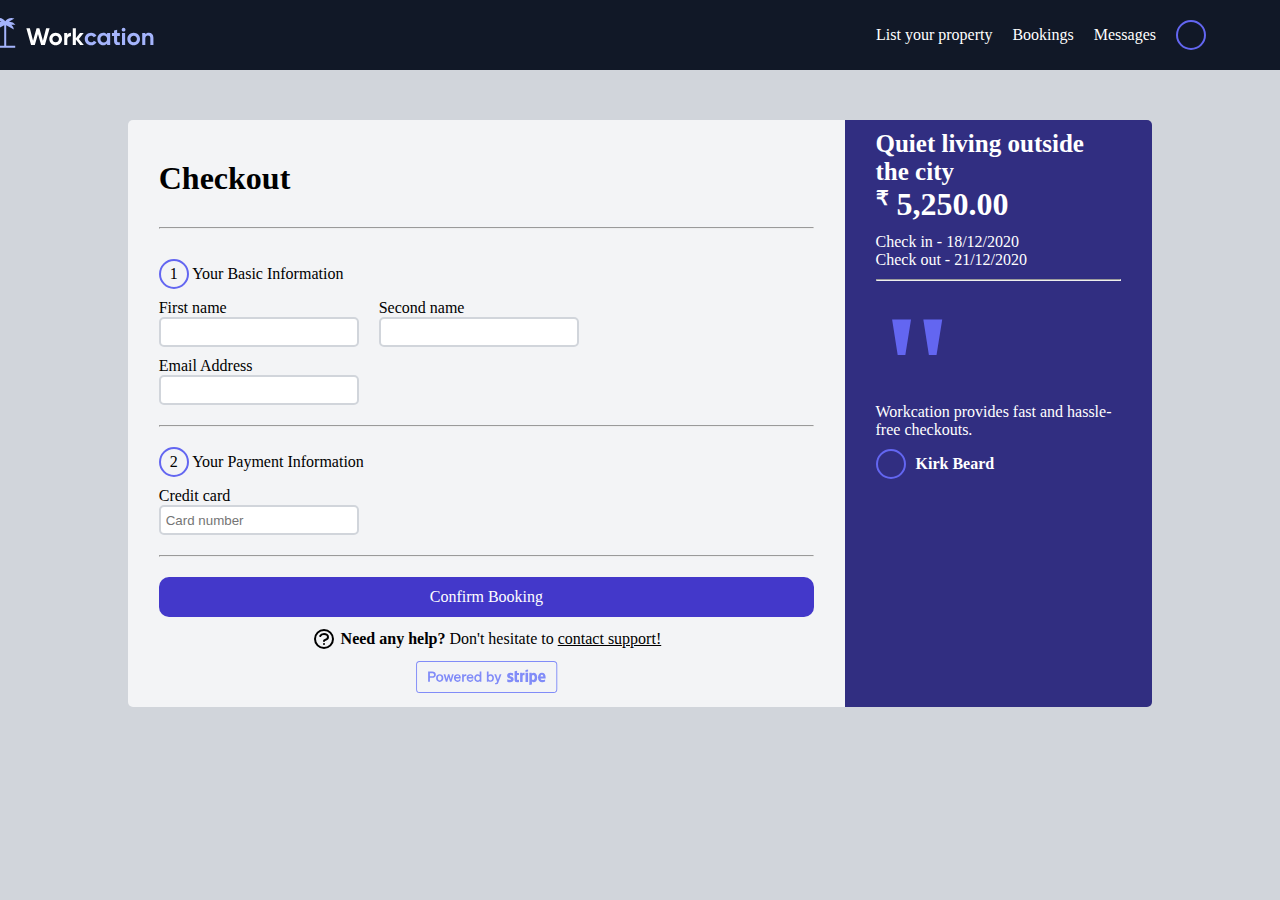
<file: index.html>
<!DOCTYPE html>
<html lang="en">
  <head>
    <meta charset="UTF-8" />
    <meta http-equiv="X-UA-Compatible" content="IE=edge" />
    <meta name="viewport" content="width=device-width, initial-scale=1.0" />
    <title>Document</title>
    <style>
      * {
        margin: 0;
        padding: 0;
        box-sizing: border-box;
      }
      body {
        background-color: #d1d5db;
        width: 100vw;
        /* height: 100vh; */
        padding-bottom: 50px;
      }
      .navbar {
        background-color: #111827;
        color: white;
        width: 100vw;
        display: flex;
        align-items: center;
        justify-content: space-between;
        height: 70px;
      }
      .logo {
        display: inline-block;
        position: relative;
        left: -30px;
      }
      .lists {
        display: flex;
        position: relative;
        right: 5%;
      }
      .circle {
        display: inline-flex;
        height: 30px;
        width: 30px;
        justify-content: center;
        align-items: center;
        border: 2px solid #6366f1;
        border-radius: 50%;
      }
      .lists * {
        padding: 10px;
        display: flex;
        align-items: center;
      }
      .menubar {
        display: none;
      }
      .container {
        display: flex;
        /* display: block; */
        position: relative;
        width: 80%;
        margin: 50px auto;
        border-radius: 5px;
        justify-content: space-around;
        margin-bottom: 50px;
      }
      .left-part {
        background-color: #f3f4f6;
        padding: 1% 3%;
        width: 70%;
        border-top-left-radius: 5px;
        border-bottom-left-radius: 5px;
      }
      .checkout {
        margin: 30px 0;
      }
      .after-checkout {
        margin-bottom: 30px;
      }
      .part1 {
        margin-bottom: 10px;
      }
      .firstandsecondname {
        display: flex;
        margin-bottom: 10px;
        /* justify-content: space-between; */
      }
      .fn,
      .sn,
      .emailinput,
      .credit-cardi {
        width: 200px;
        height: 30px;
        padding: 5px;
        border-radius: 5px;
        border: 2px solid #d1d5db;
      }
      .secondname {
        margin-left: 20px;
      }
      .emailinput,
      .afterform,
      .cc,
      .aftercc {
        margin-bottom: 20px;
      }
      .part2 {
        margin-bottom: 10px;
      }
      .button {
        color: white;
        background-color: #4338ca;
        display: flex;
        justify-content: center;
        align-items: center;
        height: 40px;
        border-radius: 10px;
        margin-bottom: 10px;
      }
      .help {
        display: flex;
        align-items: center;
        margin-bottom: 10px;
        width: 100%;
        justify-content: center;
      }
      .helptxt {
        margin-left: 5px;
      }
      .right-part {
        background-color: #312e81;
        color: white;
        width: 30%;
        padding: 1% 3%;
        border-top-right-radius: 5px;
        border-bottom-right-radius: 5px;
      }
      h4 {
        font-size: 25px;
      }
      .amount,
      .check-out {
        margin-bottom: 10px;
      }
      .rupee {
        position: relative;
        font-size: 20px;
        top: -10px;
      }
      .quotes {
        font-size: 150px;
        color: #6366f1;
        position: relative;
      }
      .profile {
        position: relative;
        top: -50px;
      }
      .name {
        display: flex;
        align-items: center;
      }
      blockquote {
        margin-bottom: 10px;
      }
      .Kirk {
        margin-left: 10px;
      }
      @media screen and (max-width: 450px) {
        .lists {
          display: none;
        }
        .menubar {
          display: inline-block;
          position: relative;
          right: 30px;
        }
        .container {
          display: block;
        }
        .firstandsecondname {
          display: block;
        }
        .secondname {
          margin: 0;
        }
        .left-part,
        .right-part {
          width: 100%;
          border-radius: 10px;
          margin-bottom: 10px;
        }
        .fn,
        .sn,
        .emailinput,
        .credit-cardi {
          margin-top: 5px;
          width: 100%;
        }
      }
      @media screen and (max-width: 800px) {
        .container {
          display: block;
        }
        .firstandsecondname {
          display: block;
        }
        .secondname {
          margin: 0;
        }
        .left-part,
        .right-part {
          width: 100%;
          border-radius: 10px;
          margin-bottom: 10px;
        }
        .fn,
        .sn,
        .emailinput,
        .credit-cardi {
          margin-top: 5px;
          width: 100%;
        }
      }
    </style>
  </head>
  <body>
    <nav class="navbar">
      <div class="logo">
        <svg
          xmlns="http://www.w3.org/2000/svg"
          fill="none"
          viewBox="0 0 185 32"
          height="32"
          width="auto"
        >
          <path
            fill="#A5B4FC"
            d="M121.09 28.336c2.352 0 4.392-1.248 5.424-3.12l-2.688-1.536c-.48.984-1.512 1.584-2.76 1.584-1.848 0-3.216-1.368-3.216-3.264 0-1.92 1.368-3.288 3.216-3.288 1.224 0 2.256.624 2.736 1.608l2.664-1.56c-.984-1.848-3.024-3.096-5.376-3.096-3.648 0-6.336 2.76-6.336 6.336 0 3.576 2.688 6.336 6.336 6.336zM137.084 16v1.416c-.864-1.08-2.16-1.752-3.912-1.752-3.192 0-5.832 2.76-5.832 6.336 0 3.576 2.64 6.336 5.832 6.336 1.752 0 3.048-.672 3.912-1.752V28h3.096V16h-3.096zm-3.336 9.384c-1.896 0-3.312-1.368-3.312-3.384s1.416-3.384 3.312-3.384c1.92 0 3.336 1.368 3.336 3.384s-1.416 3.384-3.336 3.384zM149.851 18.976V16h-2.712v-3.36l-3.096.936V16h-2.088v2.976h2.088v4.992c0 3.24 1.464 4.512 5.808 4.032v-2.808c-1.776.096-2.712.072-2.712-1.224v-4.992h2.712zM153.57 14.56c1.056 0 1.92-.864 1.92-1.896s-.864-1.92-1.92-1.92c-1.032 0-1.896.888-1.896 1.92s.864 1.896 1.896 1.896zM152.034 28h3.096V16h-3.096v12zM163.676 28.336c3.528 0 6.36-2.76 6.36-6.336 0-3.576-2.832-6.336-6.36-6.336-3.528 0-6.336 2.76-6.336 6.336 0 3.576 2.808 6.336 6.336 6.336zm0-3.024c-1.824 0-3.24-1.368-3.24-3.312 0-1.944 1.416-3.312 3.24-3.312 1.848 0 3.264 1.368 3.264 3.312 0 1.944-1.416 3.312-3.264 3.312zM178.886 15.664c-1.608 0-2.856.6-3.576 1.68V16h-3.096v12h3.096v-6.48c0-2.088 1.128-2.976 2.64-2.976 1.392 0 2.376.84 2.376 2.472V28h3.096v-7.368c0-3.192-1.992-4.968-4.536-4.968z"
          />
          <path
            fill="#FFFFFF"
            d="M61.063 28h3.768l3.144-11.088L71.143 28h3.768l4.704-16.8h-3.48L72.92 23.656 69.391 11.2H66.56l-3.504 12.456L59.84 11.2h-3.48L61.063 28zM85.674 28.336c3.528 0 6.36-2.76 6.36-6.336 0-3.576-2.832-6.336-6.36-6.336-3.528 0-6.336 2.76-6.336 6.336 0 3.576 2.808 6.336 6.336 6.336zm0-3.024c-1.824 0-3.24-1.368-3.24-3.312 0-1.944 1.416-3.312 3.24-3.312 1.848 0 3.264 1.368 3.264 3.312 0 1.944-1.416 3.312-3.264 3.312zM97.308 18.064V16h-3.096v12h3.096v-5.736c0-2.52 2.04-3.24 3.648-3.048V15.76c-1.512 0-3.024.672-3.648 2.304zM113.831 28l-4.968-6.072L113.687 16h-3.696l-4.128 5.28V11.2h-3.096V28h3.096v-5.448L110.231 28h3.6z"
          />
          <path
            fill="#A5B4FC"
            fill-rule="evenodd"
            clip-rule="evenodd"
            d="M43.911 12.604L36.213 8.16v20.645h9v2h-44v-2h4v-12.72l-3.728.933L1 15.078l21.09-5.273h3.122a9.552 9.552 0 0 0-.68 2.559l-.483 3.975 5.164-2.982v15.448h5V8.161l-7.696 4.444a7.502 7.502 0 0 1 2.565-4.8h-4.12a7.489 7.489 0 0 1 6.646-2.973l-5.591-3.228a7.488 7.488 0 0 1 6.696.402c1.039.6 1.88 1.41 2.5 2.347a7.461 7.461 0 0 1 2.5-2.347 7.49 7.49 0 0 1 6.698-.402l-5.593 3.228a7.488 7.488 0 0 1 6.646 2.973h-4.12a7.498 7.498 0 0 1 2.567 4.8zM25.213 28.805v-10h-6v10h6zm-11-8a2 2 0 1 1-4 0 2 2 0 0 1 4 0z"
          />
        </svg>
      </div>
      <div class="lists">
        <div class="list1">List your property</div>
        <div class="list2">Bookings</div>
        <div class="list3">Messages</div>
        <div class="list4"><span class="circle"></span></div>
      </div>
      <div class="menubar">
        <svg
          xmlns="http://www.w3.org/2000/svg"
          fill="none"
          viewBox="0 0 24 24"
          height="24"
          width="24"
          stroke="currentColor"
        >
          <path
            stroke-linecap="round"
            stroke-linejoin="round"
            stroke-width="2"
            d="M4 6h16M4 12h16M4 18h16"
          />
        </svg>
      </div>
    </nav>
    <div class="container">
      <div class="left-part">
        <h1 class="checkout">Checkout</h1>
        <hr class="after-checkout" />
        <div class="part1">
          <span class="circle">1</span>
          <span>Your Basic Information</span>
        </div>
        <form action="">
          <div class="firstandsecondname">
            <div class="firstname">
              <div class="fnl">First name</div>
              <input type="text" class="fn" />
            </div>
            <div class="secondname">
              <div class="snl">Second name</div>
              <input type="text" class="sn" />
            </div>
          </div>
          <div class="email">Email Address</div>
          <input type="text" class="emailinput" />
        </form>
        <hr class="afterform" />
        <div class="part2">
          <span class="circle">2</span>
          <span>Your Payment Information</span>
        </div>
        <form action="" class="cc">
          <div class="credit-cardl">Credit card</div>
          <input type="text" class="credit-cardi" placeholder="Card number" />
        </form>
        <hr class="aftercc" />
        <div class="button">Confirm Booking</div>
        <div class="help">
          <svg
            xmlns="http://www.w3.org/2000/svg"
            fill="none"
            viewBox="0 0 24 24"
            height="24"
            width="24"
            stroke="currentColor"
          >
            <path
              stroke-linecap="round"
              stroke-linejoin="round"
              stroke-width="2"
              d="M8.228 9c.549-1.165 2.03-2 3.772-2 2.21 0 4 1.343 4 3 0 1.4-1.278 2.575-3.006 2.907-.542.104-.994.54-.994 1.093m0 3h.01M21 12a9 9 0 11-18 0 9 9 0 0118 0z"
            />
          </svg>
          <span class="helptxt"
            ><b>Need any help?</b> Don't hesitate to
            <u>contact support!</u></span
          >
        </div>
        <span class="power">
          <svg
            xmlns="http://www.w3.org/2000/svg"
            fill="#818CF8"
            viewBox="0 0 150 34"
            height="32"
            width="auto"
          >
            <path
              d="M146 0H3.73A3.73 3.73 0 000 3.73v26.54A3.73 3.73 0 003.73 34H146a4 4 0 004-4V4a4 4 0 00-4-4zm3 30a3 3 0 01-3 3H3.73A2.74 2.74 0 011 30.27V3.73A2.74 2.74 0 013.73 1H146a3 3 0 013 3z"
            />
            <path
              d="M17.07 11.24h-4.3V22h1.92v-4.16h2.38c2.4 0 3.9-1.16 3.9-3.3s-1.5-3.3-3.9-3.3zm-.1 5h-2.28v-3.3H17c1.38 0 2.11.59 2.11 1.65s-.76 1.6-2.11 1.6zM25.1 14a3.77 3.77 0 00-3.8 4.09 3.81 3.81 0 107.59 0A3.76 3.76 0 0025.1 14zm0 6.67c-1.22 0-2-1-2-2.58s.76-2.58 2-2.58 2 1 2 2.58-.79 2.57-2 2.57zM36.78 19.35l-1.41-5.22h-1.48l-1.4 5.22-1.42-5.22h-1.85l2.37 7.88h1.56l1.44-5.16 1.44 5.16h1.56l2.37-7.88h-1.78l-1.4 5.22zM44 14a3.83 3.83 0 00-3.75 4.09 3.79 3.79 0 003.83 4.09A3.47 3.47 0 0047.49 20L46 19.38a1.78 1.78 0 01-1.83 1.26A2.12 2.12 0 0142 18.47h5.52v-.6C47.54 15.71 46.32 14 44 14zm-1.93 3.13A1.92 1.92 0 0144 15.5a1.56 1.56 0 011.69 1.62zM50.69 15.3v-1.17h-1.8V22h1.8v-4.13a1.89 1.89 0 012-2 4.68 4.68 0 01.66 0v-1.8h-.51a2.29 2.29 0 00-2.15 1.23zM57.48 14a3.83 3.83 0 00-3.75 4.09 3.79 3.79 0 003.83 4.09A3.47 3.47 0 0060.93 20l-1.54-.59a1.78 1.78 0 01-1.83 1.26 2.12 2.12 0 01-2.1-2.17H61v-.6c0-2.19-1.24-3.9-3.52-3.9zm-1.93 3.13a1.92 1.92 0 011.92-1.62 1.56 1.56 0 011.69 1.62zM67.56 15a2.85 2.85 0 00-2.26-1c-2.21 0-3.47 1.85-3.47 4.09s1.26 4.09 3.47 4.09a2.82 2.82 0 002.26-1V22h1.8V11.24h-1.8zm0 3.35a2 2 0 01-2 2.28c-1.31 0-2-1-2-2.52s.7-2.52 2-2.52c1.11 0 2 .81 2 2.29zM79.31 14A2.88 2.88 0 0077 15v-3.76h-1.8V22H77v-.83a2.86 2.86 0 002.27 1c2.2 0 3.46-1.86 3.46-4.09S81.51 14 79.31 14zM79 20.6a2 2 0 01-2-2.28v-.47c0-1.48.84-2.29 2-2.29 1.3 0 2 1 2 2.52s-.75 2.52-2 2.52zM86.93 19.66L85 14.13h-1.9l2.9 7.59-.3.74a1 1 0 01-1.14.79 4.12 4.12 0 01-.6 0v1.51a4.62 4.62 0 00.73.05 2.67 2.67 0 002.78-2l3.24-8.62h-1.89zM125 12.43a3 3 0 00-2.13.87l-.14-.69h-2.39v12.92l2.72-.59v-3.13a3 3 0 001.93.7c1.94 0 3.72-1.59 3.72-5.11 0-3.22-1.8-4.97-3.71-4.97zm-.65 7.63a1.61 1.61 0 01-1.28-.52v-4.11a1.64 1.64 0 011.3-.55c1 0 1.68 1.13 1.68 2.58s-.69 2.6-1.7 2.6zM133.73 12.43c-2.62 0-4.21 2.26-4.21 5.11 0 3.37 1.88 5.08 4.56 5.08a6.12 6.12 0 003-.73v-2.25a5.79 5.79 0 01-2.7.62c-1.08 0-2-.39-2.14-1.7h5.38v-1c.09-2.87-1.27-5.13-3.89-5.13zm-1.47 4.07c0-1.26.77-1.79 1.45-1.79s1.4.53 1.4 1.79zM113 13.36l-.17-.82h-2.32v9.71h2.68v-6.58a1.87 1.87 0 012.05-.58v-2.55a1.8 1.8 0 00-2.24.82zM99.46 15.46c0-.44.36-.61.93-.61a5.9 5.9 0 012.7.72v-2.63a7 7 0 00-2.7-.51c-2.21 0-3.68 1.18-3.68 3.16 0 3.1 4.14 2.6 4.14 3.93 0 .52-.44.69-1 .69a6.78 6.78 0 01-3-.9V22a7.38 7.38 0 003 .64c2.26 0 3.82-1.15 3.82-3.16-.05-3.36-4.21-2.76-4.21-4.02zM107.28 10.24l-2.65.58v8.93a2.77 2.77 0 002.82 2.87 4.16 4.16 0 001.91-.37V20c-.35.15-2.06.66-2.06-1v-4h2.06v-2.34h-2.06zM116.25 11.7l2.73-.57V8.97l-2.73.57v2.16zM116.25 12.61h2.73v9.64h-2.73z"
            />
          </svg>
        </span>
      </div>
      <div class="right-part">
        <h4>Quiet living outside the city</h4>
        <h1 class="amount"><span class="rupee">₹</span> 5,250.00</h1>
        <p class="check-in">Check in - 18/12/2020</p>
        <p class="check-out">Check out - 21/12/2020</p>
        <hr />
        <h1 class="quotes">"</h1>
        <div class="profile">
          <blockquote>
            Workcation provides fast and hassle-free checkouts.
          </blockquote>
          <div class="name">
            <span class="circle"></span>
            <span class="Kirk"><b>Kirk Beard</b></span>
          </div>
        </div>
      </div>
    </div>
  </body>
</html>
</file>
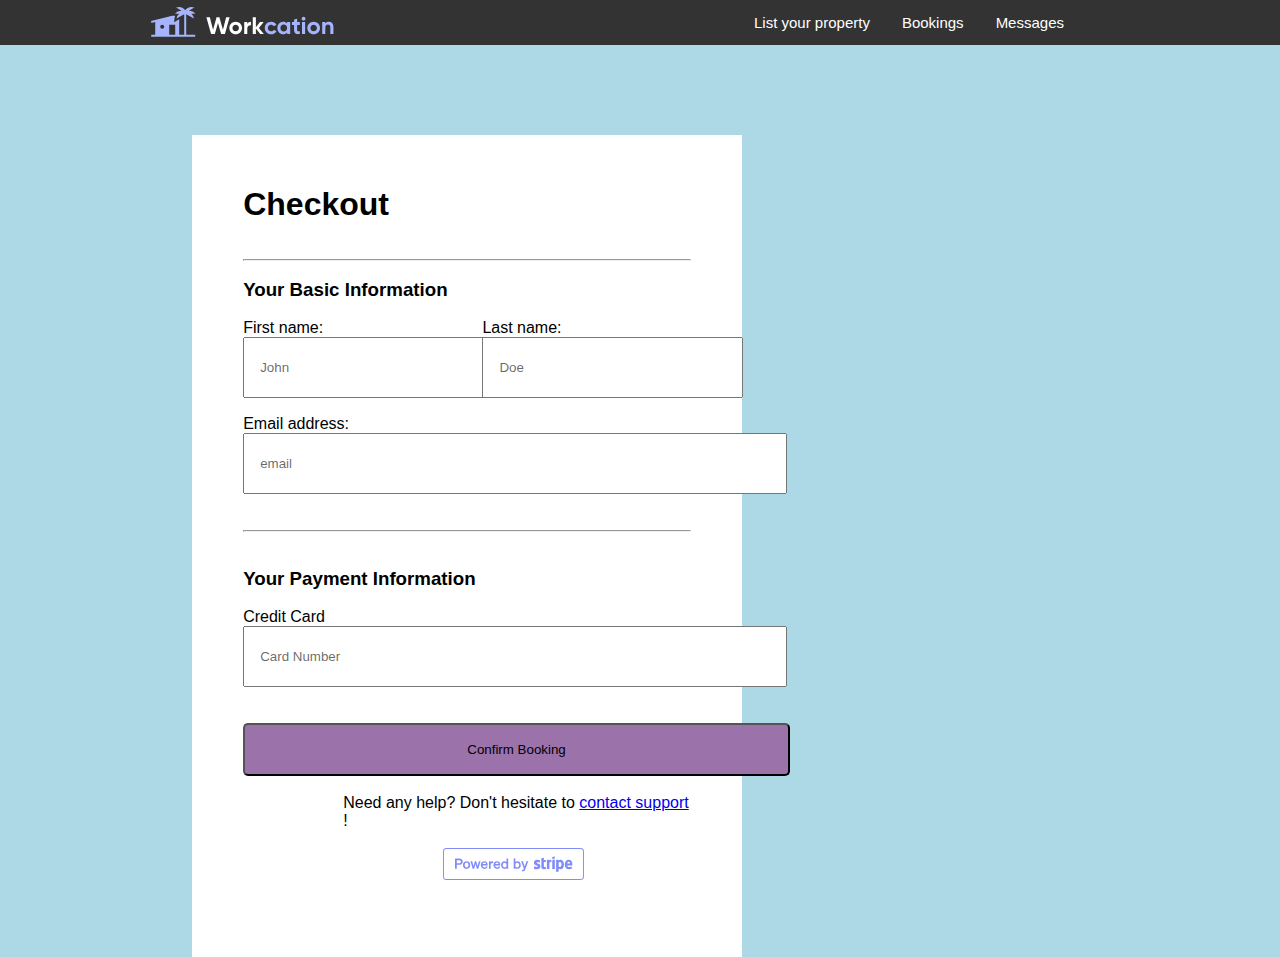
<file: myCode/index.html>
<!DOCTYPE html>
<html lang="en" dir="ltr">
<link rel="stylesheet" href="styles.css">

<head>
  <meta charset="utf-8">
  <title>Verve 2020</title>
</head>

<body>
  <!------------------------Nav Bar -------------------->
  <header>
    <ul>
      <img class="nav-logo" src="assets/logo.svg" alt="logo">
      <li style="padding-right: 200px;"><a href="#Messages">Messages</a></li>
      <li><a href="#Bookings">Bookings</a></li>
      <li><a href="#List your property">List your property</a></li>
    </ul>
  </header>

  <!------------------------Left Content -------------------->
  <div class="box">
    <h1>Checkout</h1>
    <br><br>
    <hr>
    <br>
    <h3>Your Basic Information</h3>
    <br>
    <div class="topForm">
      <form class="leftForm">
        <label for="fname">First name:</label><br>
        <input style="height:2em; width:17em; padding:15px;color: rgba(0, 0, 0, 0.6)" type="text" id="fname" name="fname" value="John">
      </form>

      <form class="rightForm">
        <label for="lname">Last name:</label><br>
        <input style="height:2em; width:17em;padding:15px;color: rgba(0, 0, 0, 0.6)" type="text" id="lname" name="lname" value="Doe">
      </form>
    </div>
    <form>
      <label for="email">Email address:</label><br>
      <input style="height:2em; width:38.2em;padding:15px;color: rgba(0, 0, 0, 0.6); " type="text" id="lname" name="lname" value="email">
    </form>
    <br> <br>
    <hr><br> <br>
    <h3>Your Payment Information</h3>
    <br>
    <form>
      <label for="card">Credit Card</label><br>
      <input style="height:2em; width:38.2em;padding:15px;color: rgba(0, 0, 0, 0.6); " type="text" id="lname" name="lname" value="Card Number">
    </form>
    <br><br>
    <button type="button" onclick="alert('!!!Verve 2020!!!')" style="height:4em; width:41em;padding:15px;background-color:#9B72AA;border-radius: 5px;">Confirm Booking</button>
<br>
<br>
<p style="padding-left:100px;" class="bot">Need any help? Don't hesitate to <a href=# style="none">contact support</a> ! </p>
<br>
<img style="padding-left:200px;"src="assets\powered-by-stripe.svg" alt="stripe">
  </div>


</body>

</html>
</file>
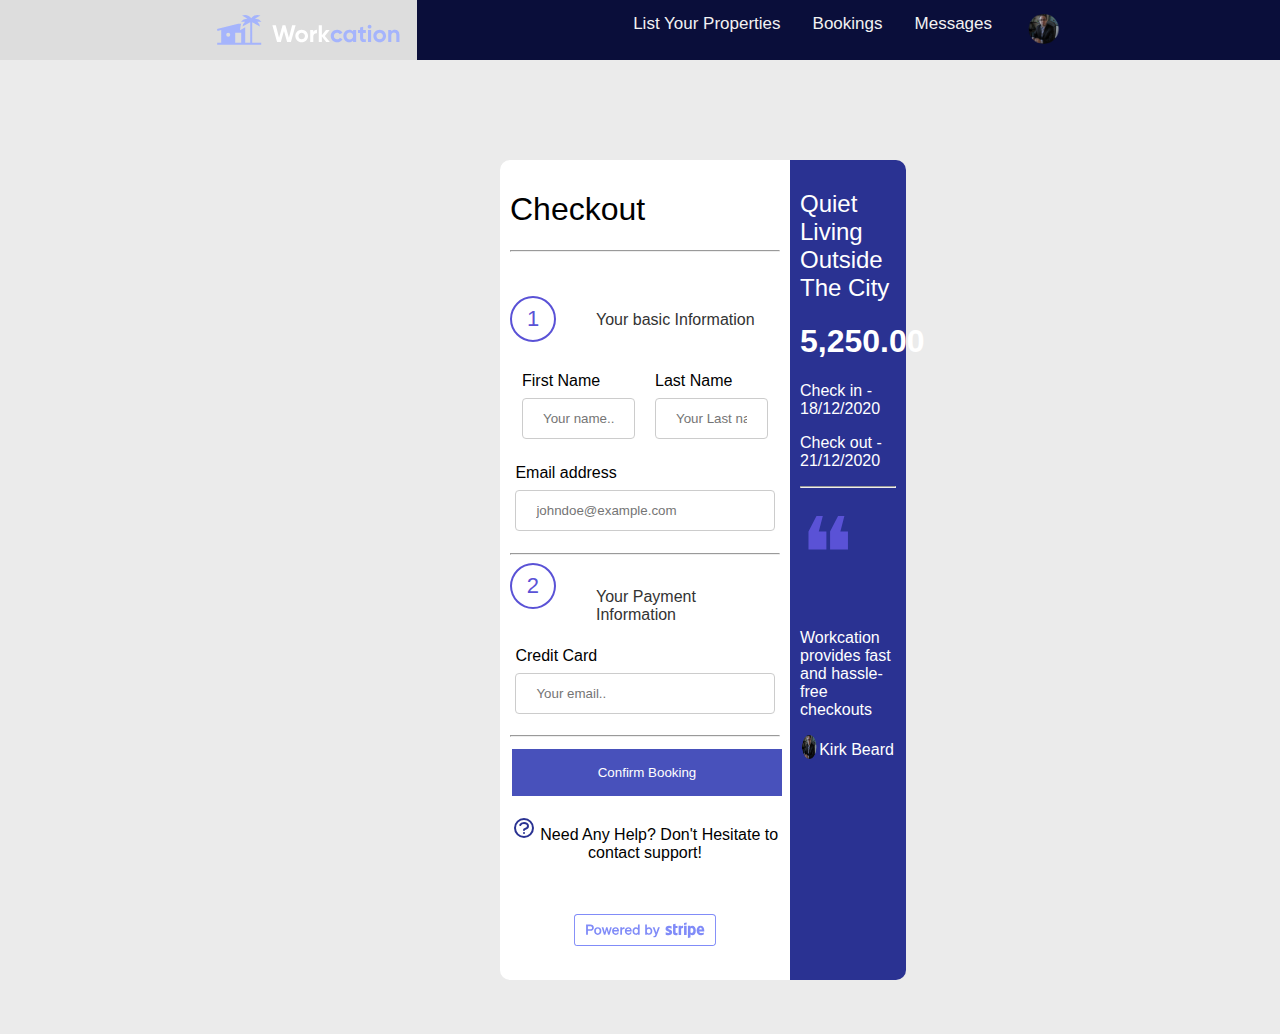
<file: aakash.html>
<html>

<head>
  <style>
    body {
      margin: 0;
      font-family: Arial, Helvetica, sans-serif;
    }

    .topnav {
      overflow: hidden;
      background-color: #0a0e3a;
    }

    .topnav a {
      float: left;
      color: #f2f2f2;
      text-align: center;
      padding: 14px 16px;
      text-decoration: none;
      font-size: 17px;
    }

    .topnav a:hover {
      background-color: #ddd;
      color: black;
    }

    .topnav a.active {
      background-color: #04AA6D;
      color: white;
    }

    .logo .logo-img {
      padding-left: 200px;
    }

    .topnav-right {
      float: right;
      padding-right: 200px;
    }

    @media screen and (max-width: 600px) {
  .topnav a:not(:first-child) {display: none;}
  .topnav a.icon {
    float: right;
    display: block;
  }
}

@media screen and (max-width: 600px) {
  .topnav.responsive {position: relative;}
  .topnav.responsive .icon {
    position: absolute;
    right: 0;
    top: 0;
  }
  .topnav.responsive a {
    float: none;
    display: block;
    text-align: left;
  }
}

    .avatar {
      border-radius: 100%;
    }

    * {
      box-sizing: border-box;
    }

    body {
      background-color: rgb(232 232 232 / 85%);
    }

    .row {
      padding-top: 100px;
      padding-left: 500px;
      padding-right: 200px;
    }

    /* Create two equal columns that floats next to each other */
    .column {
      float: left;
      width: 50%;
      padding: 10px;
      height: 820px;
      /* Should be removed. Only for demonstration */
    }

    .ic {
      float: left;
      width: 50%;
      padding: 10px;
    }

    .lc {
      float: left;
      width: 50%;
      padding: 10px;
    }

    /* Clear floats after the columns */
    .row:after {
      content: "";
      display: table;
      clear: both;
    }

    .row2:after {
      content: "";
      display: table;
      clear: both;
    }

    .row3:after {
      content: "";
      display: table;
      clear: both;
    }

    .r1 {
      border-top-left-radius: 10px;
      border-bottom-left-radius: 10px;
    }

    .r2 {
      border-top-right-radius: 10px;
      border-bottom-right-radius: 10px;
    }

    /* Responsive layout - makes the two columns stack on top of each other instead of next to each other */
    @media screen and (max-width: 600px) {
      .column {
        width: 100%;
      }
    }

    .numberCircle {
      border-radius: 50%;
      width: 46px;
      height: 46px;
      padding: 8px;

      background: #fff;
      border: 2px solid #5a52d6;
      color: #5a52d6;
      text-align: center;

      font: 22px Arial, sans-serif;
    }

    input[type=text],
    select {
      width: 100%;
      padding: 12px 20px;
      margin: 8px 0;
      display: inline-block;
      border: 1px solid #ccc;
      border-radius: 4px;
      box-sizing: border-box;
    }

    input[type=button],
    input[type=submit],
    input[type=reset] {
      background-color: #4851bb;
      border: none;
      color: white;
      padding: 16px 32px;
      text-decoration: none;
      width: 100%;
      margin: 4px 2px;
      cursor: pointer;
    }
  </style>
</head>

<body>
  <div class="topnav" id="myTopnav">
    <a class="logo" href="#"><img class="logo-img" src="./assets/logo.svg" alt=""></a>
    <div class="topnav-right">
      <a href="#search">List Your Properties</a>
      <a href="#about">Bookings</a>
      <a href="#about">Messages</a>
      <a href=""><img class="avatar" src="./1.png" alt="Avatar" style="width:40px"></a>
    </div>
    <a href="javascript:void(0);" class="icon" onclick="myFunction()">
      <i class="fa fa-bars"></i>
    </a>
  </div>

  <div class="row">
    <div class="column r1" style="background-color:#fff;">
      <h1 style="font-weight:100;">Checkout</h1>
      <hr><br><br>
      <div style="display:flex;">
        <div class="numberCircle">1</div><span
          style="padding-top:15px; padding-left:40px; color:#333; font-weight:500;">Your basic Information</span>
      </div><br>
      <div class="row2" style="padding:2px;">
        <div class="ic">
          <label for="">First Name</label>
          <input type="text" id="fname" name="firstname" placeholder="Your name..">

        </div>
        <div class="ic">
          <Label>Last Name</Label>
          <input type="text" id="fname" name="firstname" placeholder="Your Last name..">
        </div>
      </div>
      <div class="row3" style="padding:2%">
        <label for="">Email address</label>
        <input type="text" id="fname" style="width:100%" name="firstname" placeholder="johndoe@example.com">
      </div>
      <hr>
      <div style="display:flex;">
        <div class="numberCircle">2</div><span
          style="padding-top:25px; padding-left:40px; color:#333; font-weight:500;">Your Payment Information</span>
      </div><br>
      <div class="row3" style="padding:2%">
        <label for="">Credit Card</label>
        <input type="text" id="fname" style="width:100%" name="firstname" placeholder="Your email..">
      </div>
      <hr>
      <input type="button" value="Confirm Booking">
      <div>
        <center>
          <p><span><svg xmlns="http://www.w3.org/2000/svg" fill="none" color="#2a3292" viewBox="0 0 24 24" height="24"
                width="24" stroke="currentColor">
                <path stroke-linecap="round" stroke-linejoin="round" stroke-width="2"
                  d="M8.228 9c.549-1.165 2.03-2 3.772-2 2.21 0 4 1.343 4 3 0 1.4-1.278 2.575-3.006 2.907-.542.104-.994.54-.994 1.093m0 3h.01M21 12a9 9 0 11-18 0 9 9 0 0118 0z" />
              </svg></span> <span style="padding-bottom:10px;">Need Any Help?</span> Don't Hesitate to <a>contact
              support!</a></p>
        </center>
        <br><br>
        <center><img src="./assets/powered-by-stripe.svg" alt=""></center>
      </div>
    </div>
    <div class="column r2" style="background-color:#2a3292; width:20%">
      <h2 style="color:#fff; font-weight:100;">Quiet Living Outside The City</h2>
      <h1 style="color:#fff">5,250.00</h1>
      <p style="color:#fff;">Check in - 18/12/2020</p>
      <p style="color:#fff;">Check out - 21/12/2020</p>
      <hr>
      <span style='font-size:100px; color:#5a52d6;'>&#10077;</span>
      <p style="color:#fff;">Workcation provides fast and hassle-free checkouts</p>
      <div style="display:flex;"><img src="./1.png" alt="" style="width:20%"><span
          style="padding-top:6px; font-weight: 400; color:#fff;">Kirk Beard</span></div>
    </div>
  </div><br><br><br>
  <script>
    function myFunction() {
      var x = document.getElementById("myTopnav");
      if (x.className === "topnav") {
        x.className += " responsive";
      } else {
        x.className = "topnav";
      }
    }
    </script>
</body>

</html>
</file>
<file: myCode/styles.css>
*{
  margin: 0;
  padding: 0;
  font-family: sans-serif;
}
body{
  background-color: lightblue;

}

ul {
  list-style-type: none;
  margin: 0;
  padding: 0;
  overflow: hidden;
  background-color: #333;
}

li {
  float: right;
  font-size: 15px;
}

li a {
  display: block;
  color: white;
  text-align: center;
  padding: 14px 16px;
  text-decoration: none;
}

li a:hover {
  background-color: #111;
}
.nav-logo{
  margin-left: 150px;
  margin-top: 6px;
}
.box{
  left: 15%;
  top: 15%;
  padding:4%;
  height: 80%;
  width: 35%;
  background-color:white;
  position: absolute;
}

.topForm{
  height: 6em;
}
.leftForm{
		width:40%;
		float: left;
}

.rightForm{
  padding-left: 60px;
	width:20%;
	float:left;
}
</file>
